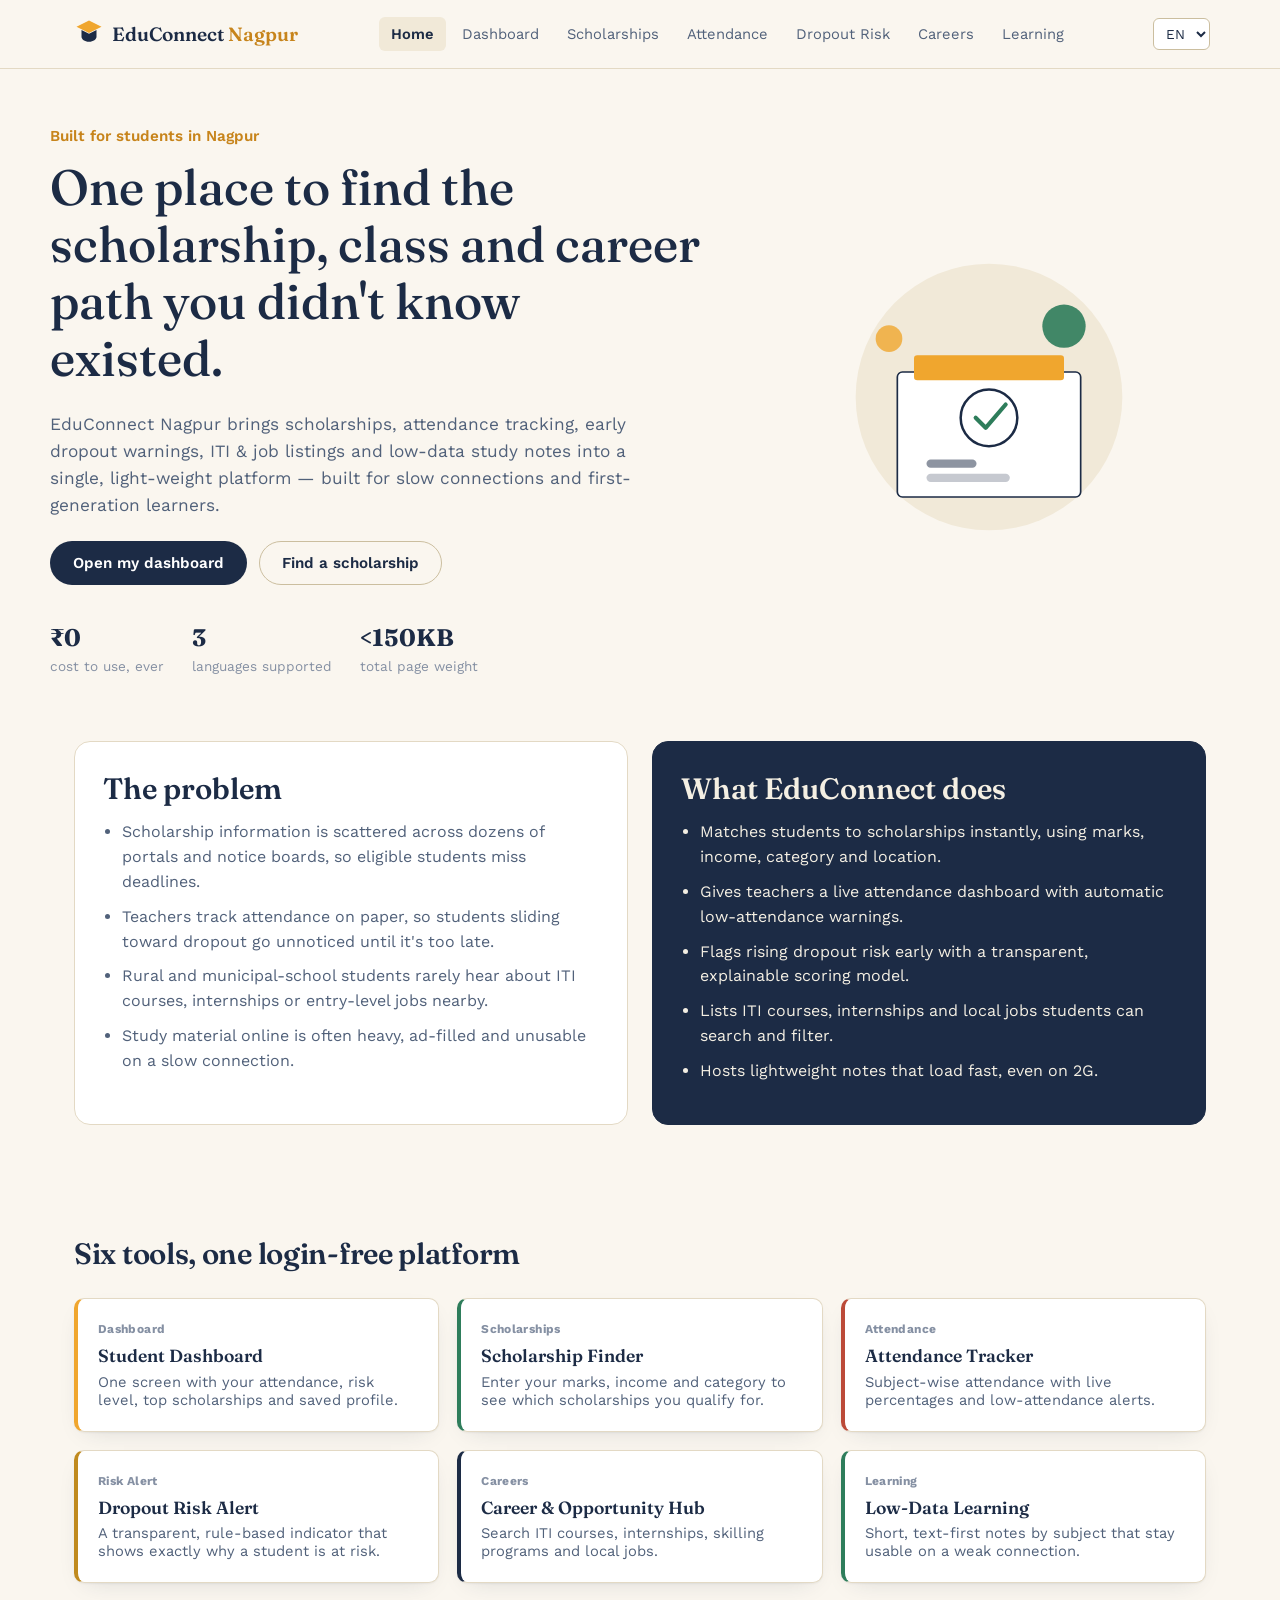
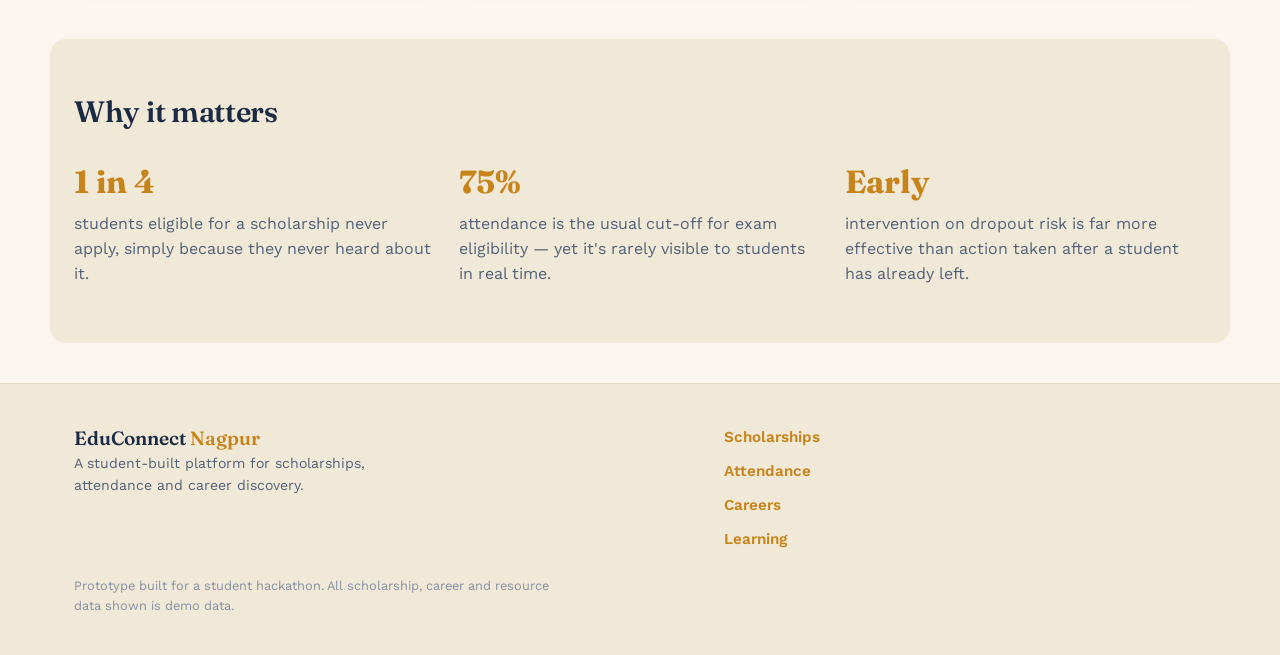
<file: index.html>
<!DOCTYPE html>
<html lang="en">
<head>
<meta charset="UTF-8">
<meta name="viewport" content="width=device-width, initial-scale=1.0">
<title>EduConnect Nagpur — Scholarships, Attendance &amp; Career Support</title>
<meta name="description" content="A single platform for Nagpur students to find scholarships, track attendance, spot dropout risk early, and discover ITI courses, internships and jobs.">
<link rel="preconnect" href="https://fonts.googleapis.com">
<link rel="preconnect" href="https://fonts.gstatic.com" crossorigin>
<link href="https://fonts.googleapis.com/css2?family=Fraunces:opsz,wght@9..144,500;9..144,600;9..144,700&family=Work+Sans:wght@400;500;600;700&display=swap" rel="stylesheet">
<link rel="stylesheet" href="style.css">
</head>
<body>

<!-- ============ SKIP LINK (accessibility) ============ -->
<a class="skip-link" href="#main">Skip to content</a>

<!-- ============ TOAST NOTIFICATION ============ -->
<div id="toast" class="toast" role="status" aria-live="polite"></div>

<!-- ============ NAVBAR ============ -->
<header id="navbar">
  <div class="nav-inner">
    <button class="brand" data-view-link="home" aria-label="EduConnect Nagpur home">
      <span class="brand-mark" aria-hidden="true">
        <svg viewBox="0 0 48 48" width="30" height="30">
          <path d="M24 4 L44 14 L24 24 L4 14 Z" fill="var(--accent)"/>
          <path d="M12 19 V30 C12 34 17 38 24 38 C31 38 36 34 36 30 V19 L24 25 Z" fill="var(--ink)"/>
        </svg>
      </span>
      <span class="brand-text">EduConnect <em>Nagpur</em></span>
    </button>

    <nav class="nav-links" id="navLinks" aria-label="Primary">
      <button class="nav-link" data-view-link="home" data-i18n="nav_home">Home</button>
      <button class="nav-link" data-view-link="dashboard" data-i18n="nav_dashboard">Dashboard</button>
      <button class="nav-link" data-view-link="scholarships" data-i18n="nav_scholarships">Scholarships</button>
      <button class="nav-link" data-view-link="attendance" data-i18n="nav_attendance">Attendance</button>
      <button class="nav-link" data-view-link="risk" data-i18n="nav_risk">Dropout Risk</button>
      <button class="nav-link" data-view-link="career" data-i18n="nav_career">Careers</button>
      <button class="nav-link" data-view-link="resources" data-i18n="nav_resources">Learning</button>
    </nav>

    <div class="nav-controls">
      <label for="langSelect" class="visually-hidden">Language</label>
      <select id="langSelect" aria-label="Choose language">
        <option value="en">EN</option>
        <option value="hi">हिं</option>
        <option value="mr">मर</option>
      </select>
      <button class="hamburger" id="hamburgerBtn" aria-label="Open menu" aria-expanded="false">
        <span></span><span></span><span></span>
      </button>
    </div>
  </div>
</header>

<main id="main">

<!-- ============================================================ -->
<!-- HOME VIEW -->
<!-- ============================================================ -->
<section class="view active" id="view-home">

  <section class="hero">
    <div class="hero-grid">
      <div class="hero-copy">
        <p class="eyebrow" data-i18n="hero_eyebrow">Built for students in Nagpur</p>
        <h1 data-i18n="hero_title">One place to find the scholarship, class and career path you didn't know existed.</h1>
        <p class="hero-sub" data-i18n="hero_sub">EduConnect Nagpur brings scholarships, attendance tracking, early dropout warnings, ITI &amp; job listings and low-data study notes into a single, light-weight platform — built for slow connections and first-generation learners.</p>
        <div class="hero-actions">
          <button class="btn btn-primary" data-view-link="dashboard" data-i18n="hero_cta_primary">Open my dashboard</button>
          <button class="btn btn-ghost" data-view-link="scholarships" data-i18n="hero_cta_secondary">Find a scholarship</button>
        </div>
        <div class="hero-stats">
          <div class="stat"><strong>₹0</strong><span data-i18n="stat_cost">cost to use, ever</span></div>
          <div class="stat"><strong>3</strong><span data-i18n="stat_langs">languages supported</span></div>
          <div class="stat"><strong>&lt;150KB</strong><span data-i18n="stat_size">total page weight</span></div>
        </div>
      </div>
      <div class="hero-visual" aria-hidden="true">
        <svg viewBox="0 0 360 360" width="100%" height="100%">
          <circle cx="180" cy="180" r="160" fill="var(--paper-alt)"/>
          <rect x="70" y="150" width="220" height="150" rx="6" fill="var(--surface)" stroke="var(--ink)" stroke-width="2"/>
          <rect x="90" y="130" width="180" height="30" rx="4" fill="var(--accent)"/>
          <circle cx="180" cy="205" r="34" fill="none" stroke="var(--ink)" stroke-width="3"/>
          <path d="M164 205 l12 12 l24 -28" fill="none" stroke="var(--accent-2)" stroke-width="5" stroke-linecap="round" stroke-linejoin="round"/>
          <rect x="105" y="255" width="60" height="10" rx="5" fill="var(--ink)" opacity="0.5"/>
          <rect x="105" y="272" width="100" height="10" rx="5" fill="var(--ink)" opacity="0.25"/>
          <circle cx="270" cy="95" r="26" fill="var(--accent-2)" opacity="0.9"/>
          <circle cx="60" cy="110" r="16" fill="var(--accent)" opacity="0.8"/>
        </svg>
      </div>
    </div>
  </section>

  <section class="section problem-solution">
    <div class="ps-grid">
      <div class="ps-card">
        <h2 data-i18n="problem_title">The problem</h2>
        <ul>
          <li data-i18n="problem_1">Scholarship information is scattered across dozens of portals and notice boards, so eligible students miss deadlines.</li>
          <li data-i18n="problem_2">Teachers track attendance on paper, so students sliding toward dropout go unnoticed until it's too late.</li>
          <li data-i18n="problem_3">Rural and municipal-school students rarely hear about ITI courses, internships or entry-level jobs nearby.</li>
          <li data-i18n="problem_4">Study material online is often heavy, ad-filled and unusable on a slow connection.</li>
        </ul>
      </div>
      <div class="ps-card ps-solution">
        <h2 data-i18n="solution_title">What EduConnect does</h2>
        <ul>
          <li data-i18n="solution_1">Matches students to scholarships instantly, using marks, income, category and location.</li>
          <li data-i18n="solution_2">Gives teachers a live attendance dashboard with automatic low-attendance warnings.</li>
          <li data-i18n="solution_3">Flags rising dropout risk early with a transparent, explainable scoring model.</li>
          <li data-i18n="solution_4">Lists ITI courses, internships and local jobs students can search and filter.</li>
          <li data-i18n="solution_5">Hosts lightweight notes that load fast, even on 2G.</li>
        </ul>
      </div>
    </div>
  </section>

  <section class="section features">
    <h2 class="section-title" data-i18n="features_title">Six tools, one login-free platform</h2>
    <div class="feature-grid">
      <button class="feature-card" data-view-link="dashboard">
        <span class="feature-index">Dashboard</span>
        <h3 data-i18n="feat_dash_title">Student Dashboard</h3>
        <p data-i18n="feat_dash_desc">One screen with your attendance, risk level, top scholarships and saved profile.</p>
      </button>
      <button class="feature-card" data-view-link="scholarships">
        <span class="feature-index">Scholarships</span>
        <h3 data-i18n="feat_sch_title">Scholarship Finder</h3>
        <p data-i18n="feat_sch_desc">Enter your marks, income and category to see which scholarships you qualify for.</p>
      </button>
      <button class="feature-card" data-view-link="attendance">
        <span class="feature-index">Attendance</span>
        <h3 data-i18n="feat_att_title">Attendance Tracker</h3>
        <p data-i18n="feat_att_desc">Subject-wise attendance with live percentages and low-attendance alerts.</p>
      </button>
      <button class="feature-card" data-view-link="risk">
        <span class="feature-index">Risk Alert</span>
        <h3 data-i18n="feat_risk_title">Dropout Risk Alert</h3>
        <p data-i18n="feat_risk_desc">A transparent, rule-based indicator that shows exactly why a student is at risk.</p>
      </button>
      <button class="feature-card" data-view-link="career">
        <span class="feature-index">Careers</span>
        <h3 data-i18n="feat_career_title">Career &amp; Opportunity Hub</h3>
        <p data-i18n="feat_career_desc">Search ITI courses, internships, skilling programs and local jobs.</p>
      </button>
      <button class="feature-card" data-view-link="resources">
        <span class="feature-index">Learning</span>
        <h3 data-i18n="feat_res_title">Low-Data Learning</h3>
        <p data-i18n="feat_res_desc">Short, text-first notes by subject that stay usable on a weak connection.</p>
      </button>
    </div>
  </section>

  <section class="section impact">
    <h2 class="section-title" data-i18n="impact_title">Why it matters</h2>
    <div class="impact-grid">
      <div class="impact-card"><strong>1 in 4</strong><p data-i18n="impact_1">students eligible for a scholarship never apply, simply because they never heard about it.</p></div>
      <div class="impact-card"><strong>75%</strong><p data-i18n="impact_2">attendance is the usual cut-off for exam eligibility — yet it's rarely visible to students in real time.</p></div>
      <div class="impact-card"><strong>Early</strong><p data-i18n="impact_3">intervention on dropout risk is far more effective than action taken after a student has already left.</p></div>
    </div>
  </section>

</section>

<!-- ============================================================ -->
<!-- DASHBOARD VIEW -->
<!-- ============================================================ -->
<section class="view" id="view-dashboard">
  <div class="section view-header">
    <h1 data-i18n="dash_heading">Student Dashboard</h1>
    <p class="view-sub" data-i18n="dash_sub">Save your details once — every other tool on this site uses them automatically.</p>
  </div>

  <div class="section dashboard-layout">
    <form class="card form-card" id="profileForm" novalidate>
      <h2 data-i18n="dash_form_title">Your profile</h2>
      <div class="form-row">
        <label for="profileName" data-i18n="label_name">Full name</label>
        <input type="text" id="profileName" name="profileName" required autocomplete="name">
        <span class="field-error" id="err-profileName"></span>
      </div>
      <div class="form-row two-col">
        <div>
          <label for="profileClass" data-i18n="label_class">Class / course</label>
          <select id="profileClass" name="profileClass" required>
            <option value="">—</option>
            <option value="9">Class 9</option>
            <option value="10">Class 10</option>
            <option value="11">Class 11</option>
            <option value="12">Class 12</option>
            <option value="ITI">ITI</option>
            <option value="Diploma">Diploma</option>
            <option value="UG">Undergraduate</option>
          </select>
          <span class="field-error" id="err-profileClass"></span>
        </div>
        <div>
          <label for="profileMarks" data-i18n="label_marks">Marks / percentage</label>
          <input type="number" id="profileMarks" name="profileMarks" min="0" max="100" step="0.1" required>
          <span class="field-error" id="err-profileMarks"></span>
        </div>
      </div>
      <div class="form-row two-col">
        <div>
          <label for="profileIncome" data-i18n="label_income">Family income (₹ / year)</label>
          <input type="number" id="profileIncome" name="profileIncome" min="0" required>
          <span class="field-error" id="err-profileIncome"></span>
        </div>
        <div>
          <label for="profileCategory" data-i18n="label_category">Category</label>
          <select id="profileCategory" name="profileCategory" required>
            <option value="">—</option>
            <option value="General">General</option>
            <option value="OBC">OBC</option>
            <option value="SC">SC</option>
            <option value="ST">ST</option>
            <option value="EWS">EWS</option>
            <option value="Minority">Minority</option>
          </select>
          <span class="field-error" id="err-profileCategory"></span>
        </div>
      </div>
      <div class="form-row">
        <label for="profileLocation" data-i18n="label_location">Location (area / taluka)</label>
        <input type="text" id="profileLocation" name="profileLocation" placeholder="e.g. Nagpur Rural, Kamptee, Hingna" required>
        <span class="field-error" id="err-profileLocation"></span>
      </div>
      <div class="form-actions">
        <button type="submit" class="btn btn-primary" data-i18n="btn_save_profile">Save profile</button>
        <button type="button" class="btn btn-text" id="clearProfileBtn" data-i18n="btn_clear">Clear saved data</button>
      </div>
      <p class="form-note" data-i18n="dash_form_note">Saved only on this device, using your browser's local storage. Nothing is sent anywhere.</p>
    </form>

    <div class="card summary-card" id="dashSummary">
      <div class="empty-state" id="dashEmptyState">
        <h2 data-i18n="dash_empty_title">No profile saved yet</h2>
        <p data-i18n="dash_empty_desc">Fill in the form and save it — your scholarships, attendance, risk level and career matches will appear here.</p>
      </div>

      <div id="dashFilled" class="hidden">
        <h2><span data-i18n="dash_welcome">Welcome,</span> <span id="dashName"></span></h2>
        <p class="dash-meta" id="dashMeta"></p>

        <div class="summary-grid">
          <div class="summary-tile" data-view-link="attendance">
            <span class="tile-label" data-i18n="dash_tile_attendance">Attendance</span>
            <strong id="dashAttendanceValue">—</strong>
            <div class="mini-bar"><div class="mini-bar-fill" id="dashAttendanceBar"></div></div>
          </div>
          <div class="summary-tile" data-view-link="risk">
            <span class="tile-label" data-i18n="dash_tile_risk">Dropout risk</span>
            <strong id="dashRiskValue">—</strong>
          </div>
          <div class="summary-tile" data-view-link="scholarships">
            <span class="tile-label" data-i18n="dash_tile_scholarships">Scholarship matches</span>
            <strong id="dashScholarshipValue">—</strong>
          </div>
          <div class="summary-tile" data-view-link="career">
            <span class="tile-label" data-i18n="dash_tile_career">Career opportunities</span>
            <strong id="dashCareerValue">—</strong>
          </div>
        </div>

        <h3 data-i18n="dash_flow_title">Suggested next steps</h3>
        <ol class="dash-flow">
          <li><button class="link-btn" data-view-link="scholarships" data-i18n="dash_step_sch">Check your scholarship matches →</button></li>
          <li><button class="link-btn" data-view-link="attendance" data-i18n="dash_step_att">Log this week's attendance →</button></li>
          <li><button class="link-btn" data-view-link="risk" data-i18n="dash_step_risk">Run a dropout risk check →</button></li>
          <li><button class="link-btn" data-view-link="career" data-i18n="dash_step_career">Browse ITI courses &amp; internships →</button></li>
          <li><button class="link-btn" data-view-link="resources" data-i18n="dash_step_res">Open today's study notes →</button></li>
        </ol>
      </div>
    </div>
  </div>
</section>

<!-- ============================================================ -->
<!-- SCHOLARSHIPS VIEW -->
<!-- ============================================================ -->
<section class="view" id="view-scholarships">
  <div class="section view-header">
    <h1 data-i18n="sch_heading">Scholarship Finder</h1>
    <p class="view-sub" data-i18n="sch_sub">Demo dataset of common scholarship types. Always confirm details on the official scheme website before applying.</p>
  </div>

  <div class="section sch-layout">
    <form class="card form-card" id="scholarshipForm" novalidate>
      <h2 data-i18n="sch_form_title">Your details</h2>
      <div class="form-row">
        <label for="schName" data-i18n="label_name">Full name</label>
        <input type="text" id="schName" name="schName" required>
        <span class="field-error" id="err-schName"></span>
      </div>
      <div class="form-row two-col">
        <div>
          <label for="schClass" data-i18n="label_class">Class / course</label>
          <select id="schClass" required>
            <option value="">—</option>
            <option value="9">Class 9</option>
            <option value="10">Class 10</option>
            <option value="11">Class 11</option>
            <option value="12">Class 12</option>
            <option value="ITI">ITI</option>
            <option value="Diploma">Diploma</option>
            <option value="UG">Undergraduate</option>
          </select>
          <span class="field-error" id="err-schClass"></span>
        </div>
        <div>
          <label for="schMarks" data-i18n="label_marks">Marks / percentage</label>
          <input type="number" id="schMarks" min="0" max="100" step="0.1" required>
          <span class="field-error" id="err-schMarks"></span>
        </div>
      </div>
      <div class="form-row two-col">
        <div>
          <label for="schIncome" data-i18n="label_income">Family income (₹ / year)</label>
          <input type="number" id="schIncome" min="0" required>
          <span class="field-error" id="err-schIncome"></span>
        </div>
        <div>
          <label for="schCategory" data-i18n="label_category">Category</label>
          <select id="schCategory" required>
            <option value="">—</option>
            <option value="General">General</option>
            <option value="OBC">OBC</option>
            <option value="SC">SC</option>
            <option value="ST">ST</option>
            <option value="EWS">EWS</option>
            <option value="Minority">Minority</option>
          </select>
          <span class="field-error" id="err-schCategory"></span>
        </div>
      </div>
      <div class="form-row">
        <label for="schLocation" data-i18n="label_location">Location (area / taluka)</label>
        <input type="text" id="schLocation" placeholder="e.g. Nagpur Urban">
      </div>
      <div class="form-actions">
        <button type="submit" class="btn btn-primary" data-i18n="btn_find_scholarships">Find scholarships</button>
        <button type="button" class="btn btn-text" id="fillFromProfileBtnSch" data-i18n="btn_use_profile">Use saved profile</button>
      </div>
    </form>

    <div class="results-panel">
      <div class="results-toolbar">
        <input type="search" id="schSearchInput" placeholder="Search results by name…" aria-label="Search scholarship results" disabled>
        <select id="schSortSelect" aria-label="Sort results" disabled>
          <option value="deadline">Sort: nearest deadline</option>
          <option value="name">Sort: name (A–Z)</option>
        </select>
      </div>
      <p class="demo-note" data-i18n="sch_demo_note">⚠ Demo data only. Verify eligibility, amounts and deadlines on the official scholarship portal before applying.</p>
      <div id="scholarshipResults" class="results-grid">
        <p class="placeholder-text" id="schPlaceholder" data-i18n="sch_placeholder">Fill in the form and click "Find scholarships" to see your matches here.</p>
      </div>
    </div>
  </div>
</section>

<!-- ============================================================ -->
<!-- ATTENDANCE VIEW -->
<!-- ============================================================ -->
<section class="view" id="view-attendance">
  <div class="section view-header">
    <h1 data-i18n="att_heading">Attendance Tracker</h1>
    <p class="view-sub" data-i18n="att_sub">Add each subject once — percentages and warnings update automatically as you edit them.</p>
  </div>

  <div class="section">
    <div id="attWarning" class="warning-banner hidden" role="alert"></div>

    <div class="overview-grid">
      <div class="overview-card">
        <span class="tile-label" data-i18n="att_total">Total classes</span>
        <strong id="attTotalClasses">0</strong>
      </div>
      <div class="overview-card">
        <span class="tile-label" data-i18n="att_attended">Attended</span>
        <strong id="attAttended">0</strong>
      </div>
      <div class="overview-card overview-card-wide">
        <span class="tile-label" data-i18n="att_percentage">Overall attendance</span>
        <strong id="attPercentage">0%</strong>
        <div class="progress-track"><div class="progress-fill" id="attProgressBar"></div></div>
        <span class="tile-status" id="attStatusLabel"></span>
      </div>
    </div>
  </div>

  <div class="section att-layout">
    <form class="card form-card" id="addSubjectForm" novalidate>
      <h2 data-i18n="att_add_title">Add / update a subject</h2>
      <div class="form-row">
        <label for="subjectName" data-i18n="label_subject">Subject name</label>
        <input type="text" id="subjectName" required placeholder="e.g. Mathematics">
        <span class="field-error" id="err-subjectName"></span>
      </div>
      <div class="form-row two-col">
        <div>
          <label for="subjectTotal" data-i18n="label_total_classes">Total classes held</label>
          <input type="number" id="subjectTotal" min="1" required>
          <span class="field-error" id="err-subjectTotal"></span>
        </div>
        <div>
          <label for="subjectAttended" data-i18n="label_attended_classes">Classes attended</label>
          <input type="number" id="subjectAttended" min="0" required>
          <span class="field-error" id="err-subjectAttended"></span>
        </div>
      </div>
      <div class="form-actions">
        <button type="submit" class="btn btn-primary" data-i18n="btn_save_subject">Save subject</button>
      </div>
    </form>

    <div class="card">
      <h2 data-i18n="att_list_title">Subject-wise attendance</h2>
      <div id="subjectAttendanceList" class="subject-grid">
        <p class="placeholder-text" id="attPlaceholder" data-i18n="att_placeholder">No subjects added yet. Use the form to add your first subject.</p>
      </div>
    </div>
  </div>
</section>

<!-- ============================================================ -->
<!-- DROPOUT RISK VIEW -->
<!-- ============================================================ -->
<section class="view" id="view-risk">
  <div class="section view-header">
    <h1 data-i18n="risk_heading">Dropout Risk Alert</h1>
    <p class="view-sub" data-i18n="risk_sub">A transparent, rule-based demo indicator — not a medical or scientifically validated prediction.</p>
  </div>

  <div class="section risk-layout">
    <form class="card form-card" id="riskForm" novalidate>
      <h2 data-i18n="risk_form_title">Enter the latest figures</h2>
      <div class="form-row">
        <label for="riskAttendance" data-i18n="label_risk_attendance">Attendance percentage</label>
        <input type="number" id="riskAttendance" min="0" max="100" step="0.1" required>
        <span class="field-error" id="err-riskAttendance"></span>
      </div>
      <div class="form-row">
        <label for="riskAbsences" data-i18n="label_risk_absences">Absences in the last 30 days</label>
        <input type="number" id="riskAbsences" min="0" required>
        <span class="field-error" id="err-riskAbsences"></span>
      </div>
      <div class="form-row">
        <label for="riskMarks" data-i18n="label_risk_marks">Recent academic performance (%)</label>
        <input type="number" id="riskMarks" min="0" max="100" step="0.1" required>
        <span class="field-error" id="err-riskMarks"></span>
      </div>
      <div class="form-row">
        <label for="riskAssignments" data-i18n="label_risk_assignments">Assignment completion (%)</label>
        <input type="number" id="riskAssignments" min="0" max="100" step="0.1" required>
        <span class="field-error" id="err-riskAssignments"></span>
      </div>
      <div class="form-actions">
        <button type="submit" class="btn btn-primary" data-i18n="btn_analyze_risk">Analyze risk</button>
        <button type="button" class="btn btn-text" id="fillFromAttendanceBtn" data-i18n="btn_use_attendance">Use saved attendance</button>
      </div>
    </form>

    <div class="card risk-result-card" id="riskResultCard">
      <div class="placeholder-text" id="riskPlaceholder" data-i18n="risk_placeholder">Enter the figures on the left and click "Analyze risk" to see the result here.</div>

      <div id="riskResultContent" class="hidden">
        <div class="risk-badge" id="riskLevelBadge">
          <span id="riskLevel">—</span>
        </div>
        <p class="risk-score-line"><span data-i18n="risk_score_label">Risk score:</span> <strong id="riskScore">0</strong>/100</p>
        <div class="progress-track risk-progress-track"><div class="progress-fill" id="riskScoreBar"></div></div>

        <h3 data-i18n="risk_reasons_title">Contributing factors</h3>
        <ul id="riskReasons" class="reason-list"></ul>

        <h3 data-i18n="risk_actions_title">Suggested next steps</h3>
        <ul id="riskActions" class="action-list"></ul>

        <p class="demo-note" data-i18n="risk_demo_note">⚠ This is a demo rule-based indicator built for this hackathon. It is not a medical, psychological or scientifically validated prediction — use it only as a conversation starter between teacher and student.</p>
      </div>
    </div>
  </div>
</section>

<!-- ============================================================ -->
<!-- CAREER HUB VIEW -->
<!-- ============================================================ -->
<section class="view" id="view-career">
  <div class="section view-header">
    <h1 data-i18n="career_heading">Career &amp; Opportunity Hub</h1>
    <p class="view-sub" data-i18n="career_sub">Demo listings of ITI courses, internships, skilling programs and entry-level jobs around Nagpur.</p>
  </div>

  <div class="section">
    <p class="demo-note" data-i18n="career_demo_note">⚠ Demo data for this hackathon prototype. In production this would connect to live listings from ITI boards, NCS and local employers.</p>
    <div class="results-toolbar">
      <input type="search" id="careerSearchInput" placeholder="Search by title or skill…" aria-label="Search opportunities">
      <select id="careerTypeFilter" aria-label="Filter by type">
        <option value="all">All types</option>
        <option value="ITI">ITI course</option>
        <option value="Internship">Internship</option>
        <option value="Skill Development">Skill development</option>
        <option value="Job">Job</option>
      </select>
      <select id="careerLocationFilter" aria-label="Filter by location">
        <option value="all">All locations</option>
      </select>
    </div>
    <div id="careerResults" class="results-grid"></div>
    <p class="placeholder-text hidden" id="careerNoResults" data-i18n="career_no_results">No opportunities match your search. Try clearing a filter.</p>
  </div>
</section>

<!-- ============================================================ -->
<!-- LEARNING RESOURCES VIEW -->
<!-- ============================================================ -->
<section class="view" id="view-resources">
  <div class="section view-header">
    <h1 data-i18n="res_heading">Low-Data Learning Resources</h1>
    <p class="view-sub" data-i18n="res_sub">Text-first notes, built to stay light on a slow connection.</p>
  </div>

  <div class="section">
    <div class="results-toolbar">
      <input type="search" id="resourceSearchInput" placeholder="Search notes…" aria-label="Search learning resources">
      <select id="resourceCategoryFilter" aria-label="Filter by subject">
        <option value="all">All subjects</option>
      </select>
    </div>
    <div id="resourceResults" class="results-grid"></div>
    <p class="placeholder-text hidden" id="resourceNoResults" data-i18n="res_no_results">No resources match your search.</p>
  </div>
</section>

</main>

<!-- ============ RESOURCE MODAL ============ -->
<div class="modal-overlay hidden" id="resourceModal">
  <div class="modal" role="dialog" aria-modal="true" aria-labelledby="resourceModalTitle">
    <button class="modal-close" id="resourceModalClose" aria-label="Close">×</button>
    <p class="modal-eyebrow" id="resourceModalMeta"></p>
    <h2 id="resourceModalTitle"></h2>
    <div id="resourceModalBody"></div>
  </div>
</div>

<!-- ============ FOOTER ============ -->
<footer id="siteFooter">
  <div class="footer-inner">
    <div class="footer-brand">
      <span class="brand-text">EduConnect <em>Nagpur</em></span>
      <p data-i18n="footer_tagline">A student-built platform for scholarships, attendance and career discovery.</p>
    </div>
    <div class="footer-links">
      <button class="link-btn" data-view-link="scholarships" data-i18n="nav_scholarships">Scholarships</button>
      <button class="link-btn" data-view-link="attendance" data-i18n="nav_attendance">Attendance</button>
      <button class="link-btn" data-view-link="career" data-i18n="nav_career">Careers</button>
      <button class="link-btn" data-view-link="resources" data-i18n="nav_resources">Learning</button>
    </div>
    <p class="footer-note" data-i18n="footer_note">Prototype built for a student hackathon. All scholarship, career and resource data shown is demo data.</p>
  </div>
</footer>

<script src="script.js"></script>
</body>
</html>
</file>
<file: style.css>
/* ============================================================
   EduConnect Nagpur — Stylesheet
   Design tokens
   ============================================================ */
:root {
  --paper: #FAF6EF;
  --paper-alt: #F1E9D8;
  --surface: #FFFFFF;
  --ink: #1C2B45;
  --ink-soft: #51617A;
  --ink-faint: #8590A3;
  --accent: #F0A62E;      /* marigold — primary action */
  --accent-dark: #C7841B;
  --accent-2: #2E7D5B;    /* deep teal — positive / secondary */
  --accent-2-soft: #E1F0E7;
  --danger: #BC4A38;
  --danger-soft: #FBE7E2;
  --warn: #C08A1E;
  --warn-soft: #FBF0DA;
  --border: #E3D9C4;
  --border-strong: #CBBE9F;
  --radius-sm: 6px;
  --radius-md: 10px;
  --radius-lg: 16px;
  --shadow-card: 0 1px 2px rgba(28,43,69,0.06), 0 8px 24px -12px rgba(28,43,69,0.18);
  --font-display: "Fraunces", Georgia, "Times New Roman", serif;
  --font-body: "Work Sans", "Segoe UI", Arial, sans-serif;
  --nav-height: 68px;
  --max-width: 1180px;
}

@media (prefers-reduced-motion: reduce) {
  * { animation-duration: 0.001ms !important; animation-iteration-count: 1 !important; transition-duration: 0.001ms !important; }
}

* { box-sizing: border-box; }
html { scroll-behavior: smooth; }

body {
  margin: 0;
  background: var(--paper);
  color: var(--ink);
  font-family: var(--font-body);
  line-height: 1.55;
  -webkit-font-smoothing: antialiased;
}

h1, h2, h3 {
  font-family: var(--font-display);
  color: var(--ink);
  font-weight: 600;
  line-height: 1.15;
  margin: 0 0 0.5em;
}
h1 { font-size: clamp(2rem, 1.4rem + 2.4vw, 3.1rem); font-weight: 500; }
h2.section-title, .card h2, .view-header h1 { letter-spacing: -0.01em; }
h2 { font-size: clamp(1.4rem, 1.2rem + 0.8vw, 1.9rem); }
h3 { font-size: 1.1rem; }
p { margin: 0 0 1em; color: var(--ink-soft); max-width: 62ch; }
ul, ol { padding-left: 1.2em; color: var(--ink-soft); }
a { color: var(--accent-dark); }

.visually-hidden {
  position: absolute; width: 1px; height: 1px; overflow: hidden;
  clip: rect(0 0 0 0); white-space: nowrap;
}
.skip-link {
  position: absolute; left: -999px; top: 0; background: var(--ink); color: #fff;
  padding: 10px 16px; z-index: 1000; border-radius: 0 0 6px 0;
}
.skip-link:focus { left: 0; }

button { font-family: inherit; }
:focus-visible { outline: 3px solid var(--accent-dark); outline-offset: 2px; }

.hidden { display: none !important; }

/* ============ LAYOUT PRIMITIVES ============ */
.section {
  max-width: var(--max-width);
  margin: 0 auto;
  padding: 56px 24px;
}
.view-header { padding-bottom: 8px; }
.view-header h1 { margin-bottom: 6px; }
.view-sub { max-width: 60ch; }

.view { display: none; }
.view.active { display: block; animation: viewIn 0.35s ease both; }
@keyframes viewIn { from { opacity: 0; transform: translateY(6px); } to { opacity: 1; transform: none; } }

/* ============ NAVBAR ============ */
#navbar {
  position: sticky; top: 0; z-index: 100;
  background: rgba(250,246,239,0.92);
  backdrop-filter: blur(8px);
  border-bottom: 1px solid var(--border);
}
.nav-inner {
  max-width: var(--max-width);
  margin: 0 auto;
  height: var(--nav-height);
  padding: 0 20px;
  display: flex; align-items: center; justify-content: space-between; gap: 16px;
}
.brand {
  display: flex; align-items: center; gap: 8px;
  background: none; border: none; cursor: pointer; padding: 4px;
}
.brand-text { font-family: var(--font-display); font-size: 1.2rem; font-weight: 600; color: var(--ink); white-space: nowrap; }
.brand-text em { font-style: normal; color: var(--accent-dark); }

.nav-links { display: flex; gap: 4px; }
.nav-link {
  background: none; border: none; cursor: pointer;
  font-size: 0.92rem; color: var(--ink-soft); padding: 8px 12px;
  border-radius: var(--radius-sm); white-space: nowrap;
  transition: background 0.15s, color 0.15s;
}
.nav-link:hover { background: var(--paper-alt); color: var(--ink); }
.nav-link.active { color: var(--ink); font-weight: 600; background: var(--paper-alt); }

.nav-controls { display: flex; align-items: center; gap: 10px; }
#langSelect {
  border: 1px solid var(--border-strong); background: var(--surface);
  border-radius: var(--radius-sm); padding: 6px 8px; font-size: 0.85rem; color: var(--ink);
  cursor: pointer;
}
.hamburger { display: none; flex-direction: column; gap: 4px; background: none; border: none; cursor: pointer; padding: 8px; }
.hamburger span { width: 20px; height: 2px; background: var(--ink); display: block; }

@media (max-width: 880px) {
  .nav-links {
    position: fixed; top: var(--nav-height); left: 0; right: 0;
    flex-direction: column; background: var(--surface);
    border-bottom: 1px solid var(--border);
    padding: 8px; gap: 2px;
    transform: translateY(-8px); opacity: 0; pointer-events: none;
    transition: transform 0.2s ease, opacity 0.2s ease;
  }
  .nav-links.open { transform: none; opacity: 1; pointer-events: auto; }
  .nav-link { text-align: left; width: 100%; }
  .hamburger { display: flex; }
  .brand-text { font-size: 1.05rem; }
}

/* ============ BUTTONS ============ */
.btn {
  display: inline-flex; align-items: center; justify-content: center; gap: 6px;
  font-size: 0.95rem; font-weight: 600; padding: 12px 22px;
  border-radius: 999px; border: 1px solid transparent; cursor: pointer;
  transition: transform 0.12s ease, background 0.15s, border-color 0.15s;
}
.btn:active { transform: translateY(1px); }
.btn-primary { background: var(--ink); color: #fff; }
.btn-primary:hover { background: #14203a; }
.btn-ghost { background: transparent; color: var(--ink); border-color: var(--border-strong); }
.btn-ghost:hover { background: var(--paper-alt); }
.btn-text {
  background: none; border: none; color: var(--accent-dark); font-weight: 600;
  padding: 8px 4px; cursor: pointer; text-decoration: underline; text-underline-offset: 3px;
}
.link-btn {
  background: none; border: none; color: var(--accent-dark); cursor: pointer;
  font-weight: 600; padding: 4px 0; text-align: left; font-size: 0.95rem;
}
.link-btn:hover { text-decoration: underline; }

/* ============ HERO ============ */
.hero { padding: 32px 24px 8px; }
.hero-grid {
  max-width: var(--max-width); margin: 0 auto;
  display: grid; grid-template-columns: 1.15fr 0.85fr; gap: 48px; align-items: center;
  padding: 24px 0 48px;
}
.eyebrow { color: var(--accent-dark); font-weight: 600; margin-bottom: 10px; font-size: 0.95rem; }
.hero-sub { font-size: 1.08rem; max-width: 54ch; }
.hero-actions { display: flex; gap: 12px; flex-wrap: wrap; margin: 22px 0 34px; }
.hero-stats { display: flex; gap: 28px; flex-wrap: wrap; }
.stat { display: flex; flex-direction: column; }
.stat strong { font-family: var(--font-display); font-size: 1.5rem; color: var(--ink); }
.stat span { font-size: 0.85rem; color: var(--ink-faint); }
.hero-visual { max-width: 340px; margin: 0 auto; }

@media (max-width: 880px) {
  .hero-grid { grid-template-columns: 1fr; }
  .hero-visual { order: -1; max-width: 240px; }
}

/* ============ PROBLEM / SOLUTION ============ */
.problem-solution { padding-top: 8px; }
.ps-grid { display: grid; grid-template-columns: 1fr 1fr; gap: 24px; }
.ps-card {
  background: var(--surface); border: 1px solid var(--border);
  border-radius: var(--radius-lg); padding: 30px 28px;
}
.ps-card.ps-solution { background: var(--ink); border-color: var(--ink); }
.ps-card.ps-solution h2, .ps-card.ps-solution li { color: #F4EFE3; }
.ps-card ul { margin: 0; }
.ps-card li { margin-bottom: 10px; }
@media (max-width: 800px) { .ps-grid { grid-template-columns: 1fr; } }

/* ============ FEATURE CARDS ============ */
.section-title { margin-bottom: 28px; }
.feature-grid {
  display: grid; grid-template-columns: repeat(3, 1fr); gap: 18px;
}
.feature-card {
  text-align: left; background: var(--surface);
  border: 1px solid var(--border); border-left: 4px solid var(--accent);
  border-radius: var(--radius-md); padding: 22px 20px; cursor: pointer;
  box-shadow: var(--shadow-card);
  transition: border-left-color 0.15s, transform 0.12s;
}
.feature-card:nth-child(2) { border-left-color: var(--accent-2); }
.feature-card:nth-child(3) { border-left-color: var(--danger); }
.feature-card:nth-child(4) { border-left-color: var(--warn); }
.feature-card:nth-child(5) { border-left-color: var(--ink); }
.feature-card:nth-child(6) { border-left-color: var(--accent-2); }
.feature-card:hover { transform: translateY(-2px); }
.feature-index {
  display: inline-block; font-size: 0.75rem; font-weight: 700; letter-spacing: 0.03em;
  color: var(--ink-faint); margin-bottom: 10px;
}
.feature-card h3 { margin-bottom: 6px; }
.feature-card p { margin: 0; font-size: 0.92rem; }
@media (max-width: 880px) { .feature-grid { grid-template-columns: 1fr 1fr; } }
@media (max-width: 560px) { .feature-grid { grid-template-columns: 1fr; } }

/* ============ IMPACT ============ */
.impact { background: var(--paper-alt); border-radius: var(--radius-lg); }
.impact-grid { display: grid; grid-template-columns: repeat(3,1fr); gap: 24px; }
.impact-card strong { display: block; font-family: var(--font-display); font-size: 2rem; color: var(--accent-dark); margin-bottom: 6px; }
.impact-card p { margin: 0; }
@media (max-width: 800px) { .impact-grid { grid-template-columns: 1fr; } }

/* ============ CARDS / FORMS (shared) ============ */
.card {
  background: var(--surface); border: 1px solid var(--border);
  border-radius: var(--radius-lg); padding: 28px; box-shadow: var(--shadow-card);
}
.form-row { margin-bottom: 16px; display: flex; flex-direction: column; gap: 6px; }
.form-row.two-col { display: grid; grid-template-columns: 1fr 1fr; gap: 14px; }
.form-row.two-col > div { display: flex; flex-direction: column; gap: 6px; }
label { font-size: 0.85rem; font-weight: 600; color: var(--ink-soft); }
input, select {
  font-family: inherit; font-size: 0.95rem; padding: 10px 12px;
  border: 1px solid var(--border-strong); border-radius: var(--radius-sm);
  background: var(--surface); color: var(--ink);
}
input:focus, select:focus { border-color: var(--ink); }
input:invalid[data-touched="true"] { border-color: var(--danger); }
.field-error { font-size: 0.8rem; color: var(--danger); min-height: 1em; }
.form-actions { display: flex; gap: 14px; align-items: center; flex-wrap: wrap; margin-top: 6px; }
.form-note { font-size: 0.82rem; color: var(--ink-faint); margin-top: 14px; margin-bottom: 0; }

@media (max-width: 600px) { .form-row.two-col { grid-template-columns: 1fr; } }

/* ============ DASHBOARD ============ */
.dashboard-layout, .sch-layout, .att-layout, .risk-layout {
  display: grid; grid-template-columns: 380px 1fr; gap: 26px; align-items: start;
}
@media (max-width: 900px) {
  .dashboard-layout, .sch-layout, .att-layout, .risk-layout { grid-template-columns: 1fr; }
}
.summary-card { min-height: 260px; }
.empty-state { text-align: center; padding: 30px 10px; }
.dash-meta { color: var(--ink-faint); font-size: 0.9rem; }
.summary-grid { display: grid; grid-template-columns: 1fr 1fr; gap: 14px; margin: 18px 0 26px; }
.summary-tile {
  background: var(--paper-alt); border-radius: var(--radius-md); padding: 16px;
  cursor: pointer; border: 1px solid transparent; text-align: left;
  display: flex; flex-direction: column; gap: 6px;
}
.summary-tile:hover { border-color: var(--border-strong); }
.tile-label { font-size: 0.78rem; color: var(--ink-faint); font-weight: 600; }
.summary-tile strong { font-family: var(--font-display); font-size: 1.3rem; }
.mini-bar { height: 6px; background: var(--border); border-radius: 4px; overflow: hidden; }
.mini-bar-fill { height: 100%; background: var(--accent-2); border-radius: 4px; transition: width 0.4s ease; }
.dash-flow { margin: 0; padding-left: 1.1em; }
.dash-flow li { margin-bottom: 8px; }

/* ============ RESULTS / SEARCH ============ */
.results-toolbar { display: flex; gap: 12px; flex-wrap: wrap; margin-bottom: 18px; }
.results-toolbar input[type="search"] { flex: 1 1 220px; }
.results-toolbar select { flex: 0 0 auto; }
.demo-note {
  background: var(--warn-soft); color: #6B4C0F; border: 1px solid #E9CE8F;
  padding: 10px 14px; border-radius: var(--radius-sm); font-size: 0.86rem; max-width: none;
}
.results-grid { display: grid; grid-template-columns: repeat(2, 1fr); gap: 16px; margin-top: 16px; }
@media (max-width: 800px) { .results-grid { grid-template-columns: 1fr; } }

.result-card {
  background: var(--surface); border: 1px solid var(--border); border-radius: var(--radius-md);
  padding: 18px 20px;
}
.result-card.eligible { border-left: 4px solid var(--accent-2); }
.result-card.not-eligible { border-left: 4px solid var(--border-strong); opacity: 0.82; }
.result-card h3 { margin-bottom: 4px; font-size: 1.02rem; }
.result-card .badge {
  display: inline-block; font-size: 0.72rem; font-weight: 700; padding: 3px 9px;
  border-radius: 999px; margin-bottom: 8px;
}
.badge-eligible { background: var(--accent-2-soft); color: var(--accent-2); }
.badge-close { background: var(--warn-soft); color: var(--warn); }
.badge-no { background: var(--paper-alt); color: var(--ink-faint); }
.result-meta { font-size: 0.82rem; color: var(--ink-faint); margin: 6px 0; display: flex; gap: 10px; flex-wrap: wrap; }
.result-card p { font-size: 0.9rem; margin: 8px 0 0; }
.placeholder-text { color: var(--ink-faint); font-style: italic; grid-column: 1 / -1; }

/* ============ ATTENDANCE ============ */
.overview-grid { display: grid; grid-template-columns: 1fr 1fr 2fr; gap: 16px; }
@media (max-width: 700px) { .overview-grid { grid-template-columns: 1fr; } }
.overview-card {
  background: var(--surface); border: 1px solid var(--border); border-radius: var(--radius-md);
  padding: 18px 20px;
}
.overview-card strong { display: block; font-family: var(--font-display); font-size: 1.8rem; margin-top: 4px; }
.overview-card-wide { display: flex; flex-direction: column; }
.progress-track { height: 10px; background: var(--paper-alt); border-radius: 6px; overflow: hidden; margin-top: 10px; }
.progress-fill { height: 100%; background: var(--accent-2); border-radius: 6px; transition: width 0.5s ease, background 0.3s; width: 0%; }
.tile-status { font-size: 0.8rem; margin-top: 6px; color: var(--ink-faint); }
.warning-banner {
  background: var(--danger-soft); color: #7A2E20; border: 1px solid #E9B6A9;
  padding: 12px 16px; border-radius: var(--radius-sm); margin-bottom: 18px; font-weight: 600;
}
.subject-grid { display: grid; grid-template-columns: 1fr 1fr; gap: 14px; margin-top: 14px; }
@media (max-width: 700px) { .subject-grid { grid-template-columns: 1fr; } }
.subject-card { background: var(--paper-alt); border-radius: var(--radius-md); padding: 14px 16px; }
.subject-card h4 { margin: 0 0 6px; font-size: 0.98rem; font-family: var(--font-body); font-weight: 700; }
.subject-card .progress-track { margin-top: 8px; }
.subject-meta { font-size: 0.8rem; color: var(--ink-faint); }

/* ============ RISK ============ */
.risk-result-card { min-height: 260px; }
.risk-badge {
  display: inline-block; padding: 8px 18px; border-radius: 999px; font-weight: 700;
  margin-bottom: 12px; font-family: var(--font-display); font-size: 1.05rem;
}
.risk-badge.low { background: var(--accent-2-soft); color: var(--accent-2); }
.risk-badge.medium { background: var(--warn-soft); color: var(--warn); }
.risk-badge.high { background: var(--danger-soft); color: var(--danger); }
.risk-score-line { color: var(--ink-soft); }
.risk-progress-track { margin-bottom: 20px; }
.reason-list li, .action-list li { margin-bottom: 6px; }

/* ============ MODAL ============ */
.modal-overlay {
  position: fixed; inset: 0; background: rgba(28,43,69,0.45);
  display: flex; align-items: center; justify-content: center; z-index: 200; padding: 20px;
}
.modal {
  background: var(--surface); border-radius: var(--radius-lg); padding: 32px;
  max-width: 560px; width: 100%; max-height: 80vh; overflow-y: auto; position: relative;
  box-shadow: 0 20px 60px rgba(0,0,0,0.25);
}
.modal-close {
  position: absolute; top: 14px; right: 14px; background: var(--paper-alt); border: none;
  width: 32px; height: 32px; border-radius: 50%; font-size: 1.2rem; cursor: pointer; color: var(--ink);
}
.modal-eyebrow { font-size: 0.78rem; font-weight: 700; color: var(--accent-dark); margin-bottom: 6px; }

/* ============ TOAST ============ */
.toast {
  position: fixed; bottom: 22px; left: 50%; transform: translateX(-50%) translateY(20px);
  background: var(--ink); color: #fff; padding: 12px 20px; border-radius: 999px;
  font-size: 0.9rem; opacity: 0; pointer-events: none; transition: opacity 0.25s, transform 0.25s;
  z-index: 300; max-width: 90vw; text-align: center;
}
.toast.show { opacity: 1; transform: translateX(-50%) translateY(0); }
.toast.error { background: var(--danger); }
.toast.success { background: var(--accent-2); }

/* ============ FOOTER ============ */
#siteFooter { border-top: 1px solid var(--border); background: var(--paper-alt); margin-top: 40px; }
.footer-inner {
  max-width: var(--max-width); margin: 0 auto; padding: 40px 24px;
  display: grid; grid-template-columns: 1.3fr 1fr; gap: 24px; align-items: start;
}
.footer-brand p { font-size: 0.88rem; max-width: 40ch; }
.footer-links { display: flex; flex-direction: column; gap: 8px; }
.footer-note { grid-column: 1 / -1; font-size: 0.8rem; color: var(--ink-faint); margin: 0; }
@media (max-width: 700px) { .footer-inner { grid-template-columns: 1fr; } }
</file>
